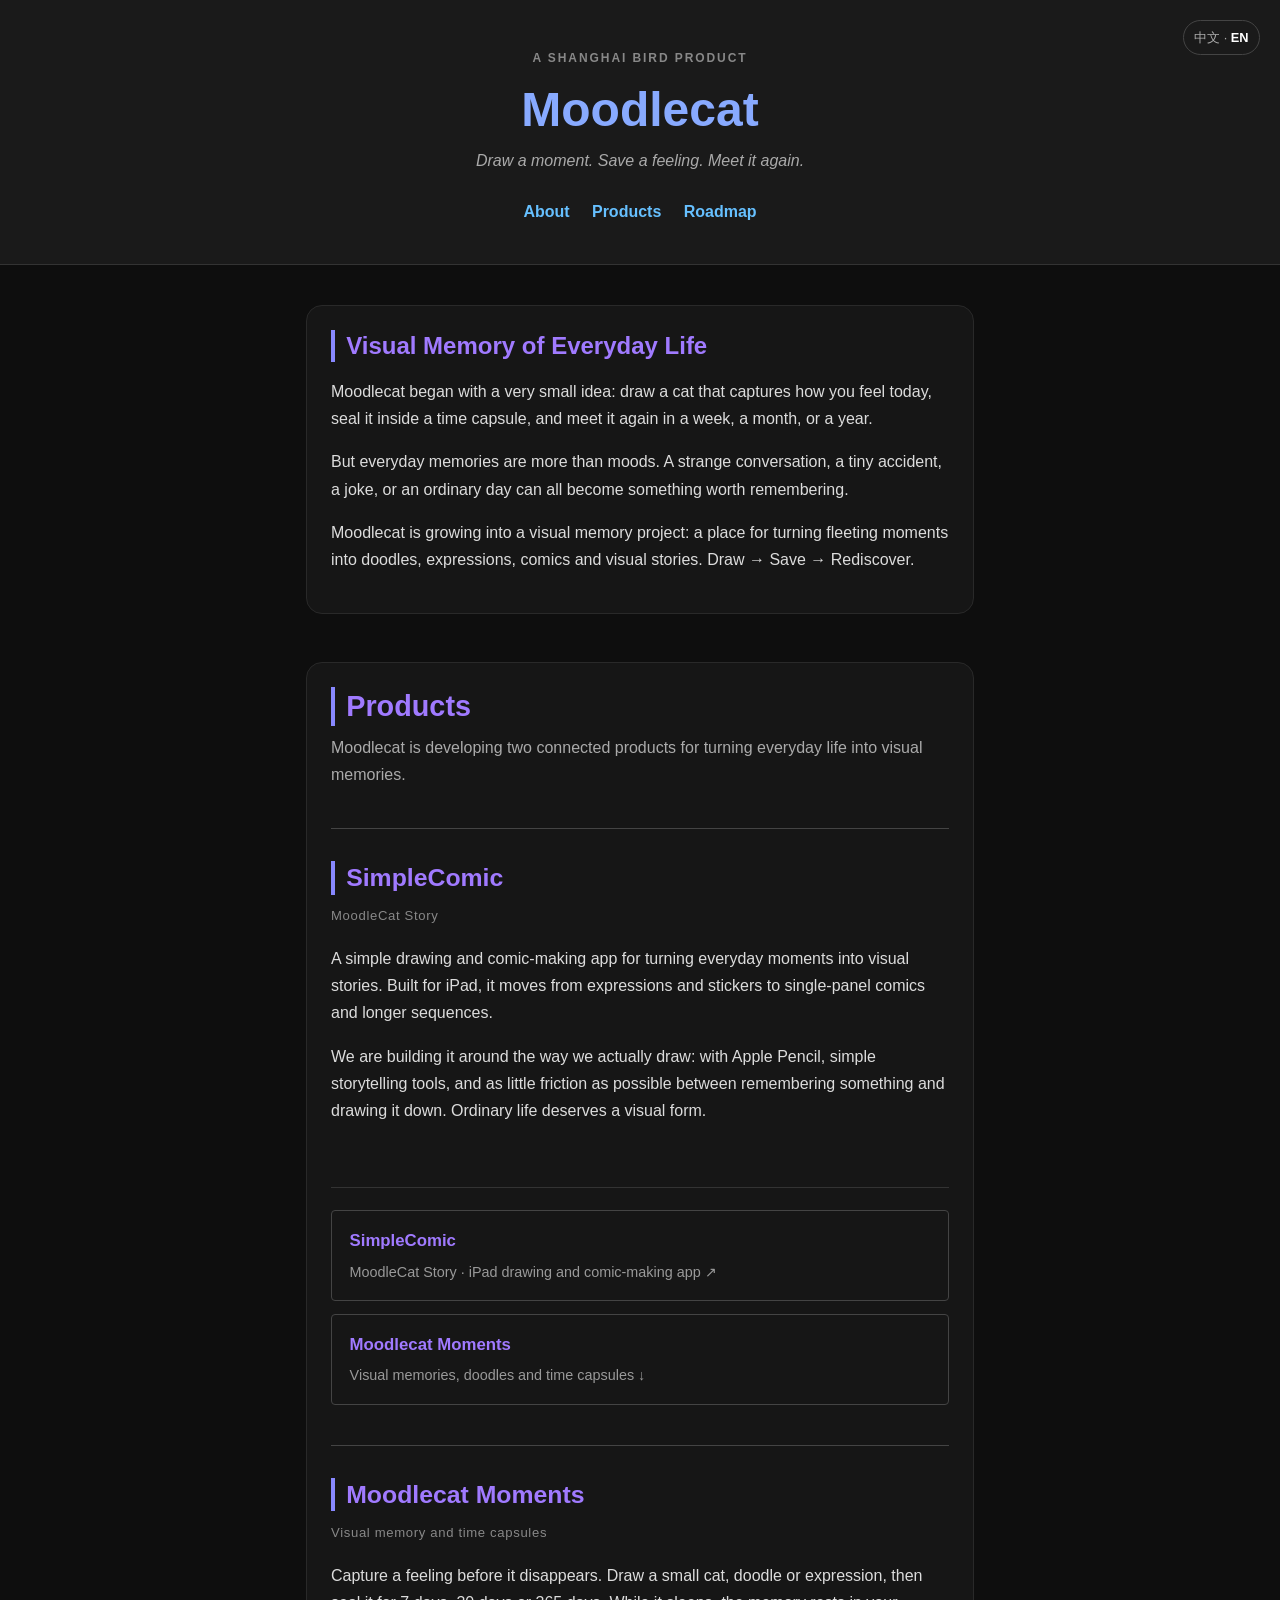
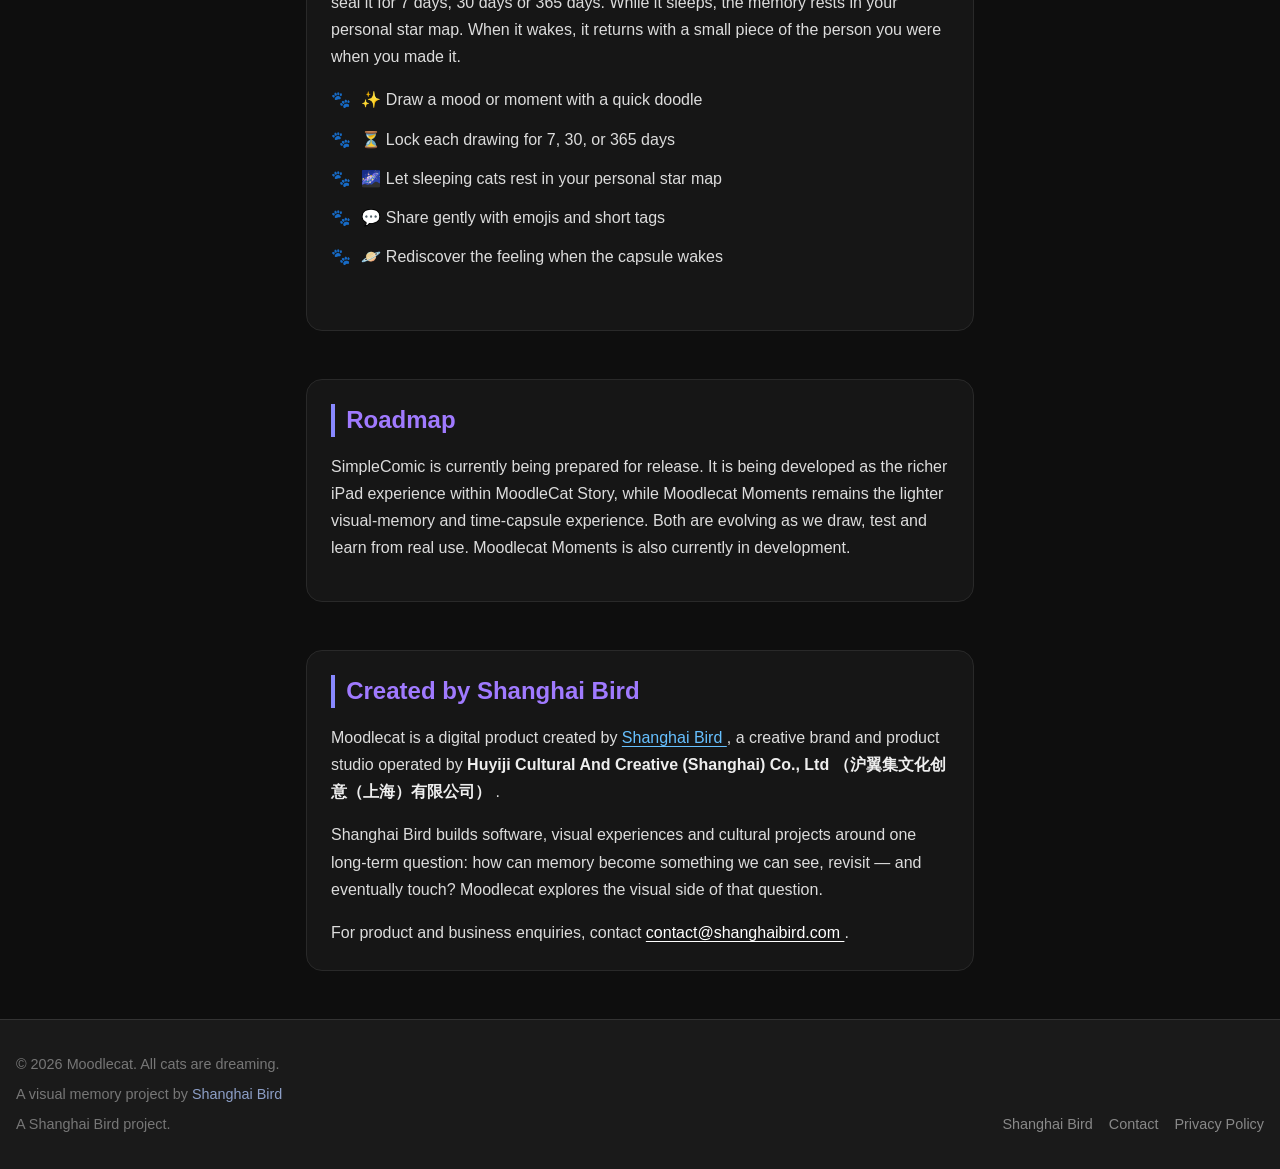
<file: index.html>
<!DOCTYPE html>
<html lang="en">
<head>
  <meta charset="UTF-8" />

  <meta
    name="viewport"
    content="width=device-width, initial-scale=1.0"
  />

  <meta name="robots" content="index, follow" />

  <title>Moodlecat · Visual Memory of Everyday Life</title>

  <meta
    name="description"
    content="Moodlecat is Shanghai Bird's visual memory project. Draw a moment, save a feeling, and meet it again."
  />

  <meta
    name="keywords"
    content="Moodlecat, cat drawing app, relaxing doodle, mood journal, time capsule, emotional diary, creative log"
  />

  <meta
    name="author"
    content="Huyiji Cultural And Creative (Shanghai) Co., Ltd（沪翼集文化创意（上海）有限公司）"
  />

  <meta
    name="publisher"
    content="Shanghai Bird"
  />

  <meta property="og:type" content="website" />
  <meta property="og:title" content="Moodlecat" />

  <meta
    property="og:description"
    content="Draw a cat. Save a feeling. Unlock it in time."
  />

  <meta
    property="og:image"
    content="https://moodlecat.com/cover.png"
  />

  <meta
    property="og:url"
    content="https://moodlecat.com/"
  />

  <meta
    property="og:site_name"
    content="Moodlecat"
  />

  <meta
    name="twitter:card"
    content="summary_large_image"
  />

  <link
    rel="canonical"
    href="https://moodlecat.com/"
  />

  <link
    rel="stylesheet"
    href="styles.css"
  />

  <script type="application/ld+json">
  {
    "@context": "https://schema.org",
    "@type": "SoftwareApplication",
    "name": "Moodlecat",
    "url": "https://moodlecat.com/",
    "description": "A gentle creative time capsule app for relaxing doodles and everyday feelings.",
    "applicationCategory": "LifestyleApplication",
    "operatingSystem": "iOS",
    "creator": {
      "@type": "Organization",
      "name": "Huyiji Cultural And Creative (Shanghai) Co., Ltd",
      "alternateName": "沪翼集文化创意（上海）有限公司",
      "url": "https://shanghaibird.com/"
    },
    "publisher": {
      "@type": "Organization",
      "name": "Shanghai Bird",
      "url": "https://shanghaibird.com/"
    }
  }
  </script>
</head>

<body class="lang-en">
  <header>
    <button
      id="lang-switch"
      class="lang-switch-btn"
      type="button"
      aria-label="Switch language"
    >
      <span class="zh-label">中文</span>
      <span aria-hidden="true"> · </span>
      <span class="en-label active">EN</span>
    </button>

    <div class="product-owner">
      <a
        href="https://shanghaibird.com/"
        target="_blank"
        rel="noopener noreferrer"
      >
        A Shanghai Bird Product
      </a>
    </div>

    <h1>Moodlecat</h1>

    <p class="tagline en">
      Draw a moment. Save a feeling. Meet it again.
    </p>

    <p class="tagline zh">
      画下此刻，保存感受，在未来重新遇见它。
    </p>

    <nav aria-label="Primary navigation">
      <a class="en" href="#about">About</a>
      <a class="zh" href="#about">关于</a>
      <a class="en" href="#products">Products</a>
      <a class="zh" href="#products">产品</a>
      <a class="en" href="#roadmap">Roadmap</a>
      <a class="zh" href="#roadmap">开发计划</a>
    </nav>
  </header>

  <main>
    <section id="about">
      <h2 class="en">Visual Memory of Everyday Life</h2>
      <h2 class="zh">日常生活的视觉记忆</h2>

      <p class="en">
        Moodlecat began with a very small idea: draw a cat that
        captures how you feel today, seal it inside a time capsule,
        and meet it again in a week, a month, or a year.
      </p>

      <p class="zh">
        Moodlecat 最初来自一个很小的想法：画一只代表今天心情的猫，
        把它封进时间胶囊，在一周、一个月或一年之后重新遇见它。
      </p>

      <p class="en">
        But everyday memories are more than moods. A strange
        conversation, a tiny accident, a joke, or an ordinary day
        can all become something worth remembering.
      </p>

      <p class="zh">
        但日常记忆并不只有情绪。它也可能是一句奇怪的对话、一个小意外、
        一个笑话，或者某个后来突然觉得值得留下来的普通日子。
      </p>

      <p class="en">
        Moodlecat is growing into a visual memory project: a place
        for turning fleeting moments into doodles, expressions,
        comics and visual stories. Draw → Save → Rediscover.
      </p>

      <p class="zh">
        Moodlecat 正在逐渐成为一个视觉记忆项目：把容易消失的瞬间转化成
        涂鸦、表情、漫画和视觉故事。画下来 → 保存 → 再次遇见。
      </p>
    </section>

    <section id="products">
      <h2 class="products-title en">Products</h2>
      <h2 class="products-title zh">产品</h2>

      <p class="products-intro en">
        Moodlecat is developing two connected products for turning
        everyday life into visual memories.
      </p>

      <p class="products-intro zh">
        Moodlecat 正在开发两个相互连接的产品，
        把日常生活转化成可以再次遇见的视觉记忆。
      </p>

      <div class="product-subsection">
      <h2 class="product-name en">SimpleComic</h2>
      <h2 class="product-name zh">SimpleComic / 简单漫画</h2>

      <p class="product-kicker">
        MoodleCat Story
      </p>

      <p class="en">
        A simple drawing and comic-making app for turning everyday
        moments into visual stories. Built for iPad, it moves from
        expressions and stickers to single-panel comics and longer
        sequences.
      </p>

      <p class="zh">
        一个把日常瞬间画成视觉故事的简单漫画创作 App。
        它主要面向 iPad，从简单表情、贴纸和单格漫画，到更完整的连续漫画，
        都可以在这里慢慢完成。
      </p>

      <p class="en">
        We are building it around the way we actually draw: with
        Apple Pencil, simple storytelling tools, and as little
        friction as possible between remembering something and
        drawing it down. Ordinary life deserves a visual form.
      </p>

      <p class="zh">
        我们按照自己真正每天画画的方式设计它：Apple Pencil、简单的故事工具，
        以及尽可能缩短“突然想起一件事”和“真正把它画下来”之间的距离。
        普通生活也值得拥有一种可以被留下来的视觉形式。
      </p>
      </div>

      <div class="product-links">
        <a class="product-link-card" href="simplecomic/index.html" target="_blank" rel="noopener noreferrer">
          <strong class="en">SimpleComic</strong>
          <strong class="zh">SimpleComic / 简单漫画</strong>
          <span class="en">MoodleCat Story · iPad drawing and comic-making app ↗</span>
          <span class="zh">MoodleCat Story · 面向 iPad 的绘画与漫画创作 App ↗</span>
        </a>

        <a class="product-link-card" href="#moments">
          <strong>Moodlecat Moments</strong>
          <span class="en">Visual memories, doodles and time capsules ↓</span>
          <span class="zh">视觉记录、涂鸦与时间胶囊 ↓</span>
        </a>
      </div>

      <div id="moments" class="product-subsection">
        <h2 class="product-name en">Moodlecat Moments</h2>
        <h2 class="product-name zh">Moodlecat Moments</h2>

        <p class="product-kicker">
          <span class="en">Visual memory and time capsules</span>
          <span class="zh">视觉记忆与时间胶囊</span>
        </p>

        <p class="en">
          Capture a feeling before it disappears. Draw a small cat,
          doodle or expression, then seal it for 7 days, 30 days or
          365 days. While it sleeps, the memory rests in your personal
          star map. When it wakes, it returns with a small piece of
          the person you were when you made it.
        </p>

        <p class="zh">
          在感受消失之前，把它画下来。画一只猫、一幅小涂鸦，或者一个代表此刻的表情，
          然后把它封存 7 天、30 天或 365 天。在时间胶囊沉睡期间，记忆会停留在你的个人星图里。
          等它醒来时，它会带回一点当时的你。
        </p>

        <ul>
          <li class="en">✨ Draw a mood or moment with a quick doodle</li>
          <li class="zh">✨ 用简单的涂鸦捕捉此刻的情绪或经历</li>
          <li class="en">⏳ Lock each drawing for 7, 30, or 365 days</li>
          <li class="zh">⏳ 把每幅画封存 7 天、30 天或 365 天</li>
          <li class="en">🌌 Let sleeping cats rest in your personal star map</li>
          <li class="zh">🌌 让睡着的猫停留在属于你的个人星图里</li>
          <li class="en">💬 Share gently with emojis and short tags</li>
          <li class="zh">💬 用 Emoji 或短标签轻轻回应</li>
          <li class="en">🪐 Rediscover the feeling when the capsule wakes</li>
          <li class="zh">🪐 等时间胶囊醒来，再次遇见当时的感受</li>
        </ul>
      </div>
    </section>

    <section id="roadmap">
      <h2 class="en">Roadmap</h2>
      <h2 class="zh">开发计划</h2>

      <p class="en">
        SimpleComic is currently being prepared for release.
        It is being developed as the richer iPad experience within
        MoodleCat Story, while Moodlecat Moments remains the lighter
        visual-memory and time-capsule experience. Both are evolving
        as we draw, test and learn from real use. Moodlecat Moments is also
        currently in development.
      </p>

      <p class="zh">
        SimpleComic 目前正在准备发布。它是 MoodleCat Story 旗下、
        主要面向 iPad 的完整绘画与漫画创作体验；Moodlecat Moments
        则继续作为更轻量的视觉记录与时间胶囊体验。两个方向都会随着真实创作、
        测试和使用反馈不断演化。Moodlecat Moments 也正在开发中。
      </p>
    </section>

    <section id="about-brand">
      <h2 class="en">Created by Shanghai Bird</h2>
      <h2 class="zh">由 Shanghai Bird 创作</h2>

      <p class="en">
        Moodlecat is a digital product created by
        <a
          href="https://shanghaibird.com/"
          target="_blank"
          rel="noopener noreferrer"
        >
          Shanghai Bird
        </a>,
        a creative brand and product studio operated by
        <strong>
          Huyiji Cultural And Creative (Shanghai) Co., Ltd
          （沪翼集文化创意（上海）有限公司）
        </strong>.
      </p>

      <p class="zh">
        Moodlecat 是 Shanghai Bird 旗下的视觉记忆项目。Shanghai Bird 围绕一个长期问题开发软件、
        视觉体验与实体产品：记忆如何变成可以被看见、重新遇见，甚至最终被触摸的东西？
        Moodlecat 探索的是其中关于视觉表达的一部分。
      </p>

      <p class="en">
        Shanghai Bird builds software, visual experiences and
        cultural projects around one long-term question: how can
        memory become something we can see, revisit — and eventually
        touch? Moodlecat explores the visual side of that question.
      </p>

      <p class="zh">
        产品或商务合作请联系
        <a href="mailto:contact@shanghaibird.com" style="color:#fff;">
          contact@shanghaibird.com
        </a>。
      </p>

      <p class="en">
        For product and business enquiries, contact
        <a href="mailto:contact@shanghaibird.com" style="color:#fff;">
          contact@shanghaibird.com
        </a>.
      </p>
    </section>

  </main>

  <footer>
    <div class="footer-brand">
      <p>
        &copy;
        <span id="year"></span>
        <span class="en">Moodlecat. All cats are dreaming.</span>
        <span class="zh">Moodlecat。所有猫咪都在做梦。</span>
      </p>

      <p>
        <span class="en">A visual memory project by</span>
        <span class="zh">视觉记忆项目，由</span>
        <a
          href="https://shanghaibird.com/"
          target="_blank"
          rel="noopener noreferrer"
        >
          Shanghai Bird
        </a>
      </p>

      <p>
        <span class="en">A Shanghai Bird project.</span>
        <span class="zh">Shanghai Bird 旗下项目。</span>
      </p>
    </div>

    <nav
      class="footer-links"
      aria-label="Footer navigation"
    >
      <a href="https://shanghaibird.com/" target="_blank" rel="noopener noreferrer">
        <span class="en">Shanghai Bird</span>
        <span class="zh">Shanghai Bird</span>
      </a>

      <a href="mailto:contact@shanghaibird.com">
        <span class="en">Contact</span>
        <span class="zh">联系</span>
      </a>

      <a href="simplecomic/privacy.html">
        <span class="en">Privacy Policy</span>
        <span class="zh">隐私政策</span>
      </a>
    </nav>
  </footer>

  <script>
    // Language toggle logic. English is the initial language.
    (function () {
      var currentLang = "en";
      var languageStorageKey = "moodlecat.language";
      var switchButton = document.getElementById("lang-switch");
      var zhElements = document.querySelectorAll(".zh");
      var enElements = document.querySelectorAll(".en");

      if (!switchButton) {
        return;
      }

      function getSavedLanguage() {
        try {
          var savedLanguage = window.localStorage.getItem(languageStorageKey);
          return savedLanguage === "zh" || savedLanguage === "en"
            ? savedLanguage
            : "en";
        } catch (error) {
          return "en";
        }
      }

      function setLanguage(lang) {
        currentLang = lang;
        try {
          window.localStorage.setItem(languageStorageKey, lang);
        } catch (error) {
          // Continue using the selected language for this page if storage is unavailable.
        }
        document.documentElement.lang = lang === "zh" ? "zh-CN" : "en";
        document.body.classList.toggle("lang-en", lang === "en");
        document.body.classList.toggle("lang-zh", lang === "zh");

        document.title = lang === "zh"
          ? "Moodlecat · 日常生活的视觉记忆"
          : "Moodlecat · Visual Memory of Everyday Life";

        zhElements.forEach(function (element) {
          element.style.display = lang === "zh" ? "" : "none";
        });

        enElements.forEach(function (element) {
          element.style.display = lang === "en" ? "" : "none";
        });

        switchButton.querySelector(".zh-label").classList.toggle("active", lang === "zh");
        switchButton.querySelector(".en-label").classList.toggle("active", lang === "en");
      }

      setLanguage(getSavedLanguage());
      switchButton.addEventListener("click", function () {
        setLanguage(currentLang === "en" ? "zh" : "en");
      });
    })();

    // Set current year in footer
    (function () {
      var yearElement = document.getElementById("year");

      if (!yearElement) {
        return;
      }

      yearElement.textContent = String(
        new Date().getFullYear()
      );
    })();
  </script>
</body>
</html>
</file>
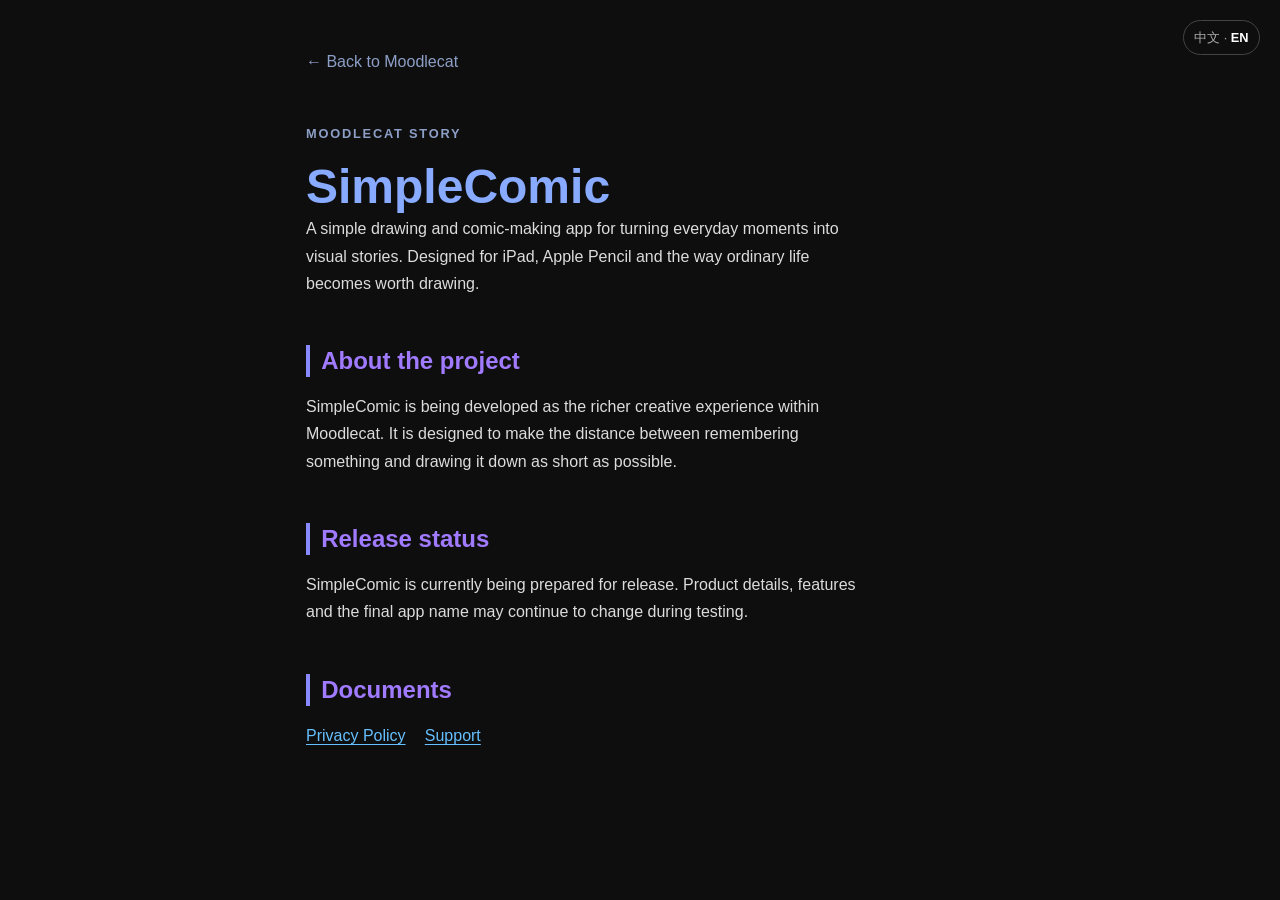
<file: simplecomic/index.html>
<!DOCTYPE html>
<html lang="en">
<head>
  <meta charset="UTF-8" />
  <meta name="viewport" content="width=device-width, initial-scale=1.0" />
  <title>SimpleComic · Moodlecat</title>
  <meta
    name="description"
    content="SimpleComic is a simple iPad drawing and comic-making app from Moodlecat."
  />
  <link rel="stylesheet" href="../styles.css" />
  <style>
    body {
      min-height: 100vh;
    }

    .simplecomic-page {
      width: min(700px, 100%);
      margin: 0 auto;
      padding: 3rem 1rem 4rem;
    }

    .simplecomic-lang {
      position: fixed;
      top: 1.25rem;
      right: 1.25rem;
    }

    .simplecomic-back {
      display: inline-block;
      margin-bottom: 3rem;
      color: #8d9fc7;
      text-decoration: none;
    }

    .simplecomic-back:hover {
      color: #c5d2ef;
      text-decoration: underline;
    }

    .simplecomic-label {
      margin-bottom: 0.8rem;
      color: #8d9fc7;
      font-size: 0.8rem;
      font-weight: 600;
      letter-spacing: 0.14em;
      text-transform: uppercase;
    }

    .simplecomic-page h1 {
      color: #88aaff;
    }

    .simplecomic-page h2 {
      margin-top: 3rem;
    }

    .simplecomic-page p {
      max-width: 62ch;
    }

    .simplecomic-links {
      display: flex;
      flex-wrap: wrap;
      gap: 0.8rem 1.2rem;
    }

    .simplecomic-links a {
      color: #66c0ff;
    }
  </style>
</head>
<body class="lang-en">
  <button id="lang-switch" class="lang-switch-btn simplecomic-lang" type="button" aria-label="Switch language">
    <span class="zh-label">中文</span>
    <span aria-hidden="true"> · </span>
    <span class="en-label active">EN</span>
  </button>
  <main class="simplecomic-page">
    <a class="simplecomic-back" href="../index.html">
      <span class="en">← Back to Moodlecat</span>
      <span class="zh">← 返回 Moodlecat</span>
    </a>

    <p class="simplecomic-label">MoodleCat Story</p>
    <h1>SimpleComic</h1>
    <p class="en">
      A simple drawing and comic-making app for turning everyday moments
      into visual stories. Designed for iPad, Apple Pencil and the way
      ordinary life becomes worth drawing.
    </p>
    <p class="zh">
      一个把日常瞬间画成视觉故事的简单漫画创作 App。
      它主要面向 iPad 和 Apple Pencil，让那些值得留下的普通生活被画下来。
    </p>

    <h2 class="en">About the project</h2>
    <h2 class="zh">关于项目</h2>
    <p class="en">
      SimpleComic is being developed as the richer creative experience
      within Moodlecat. It is designed to make the distance between
      remembering something and drawing it down as short as possible.
    </p>
    <p class="zh">
      SimpleComic 是 Moodlecat 旗下更完整的创作体验。
      它希望尽可能缩短“想起一件事”和“把它画下来”之间的距离。
    </p>

    <h2 class="en">Release status</h2>
    <h2 class="zh">发布状态</h2>
    <p class="en">
      SimpleComic is currently being prepared for release. Product details,
      features and the final app name may continue to change during testing.
    </p>
    <p class="zh">
      SimpleComic 目前正在准备发布。产品细节、功能和最终名称，
      都可能在测试过程中继续调整。
    </p>

    <h2 class="en">Documents</h2>
    <h2 class="zh">相关文档</h2>
    <div class="simplecomic-links">
      <a href="privacy.html">
        <span class="en">Privacy Policy</span>
        <span class="zh">隐私政策</span>
      </a>
      <a href="support.html">
        <span class="en">Support</span>
        <span class="zh">支持页面</span>
      </a>
    </div>
  </main>
  <script>
    (function () {
      var currentLang = "en";
      var languageStorageKey = "moodlecat.language";
      var button = document.getElementById("lang-switch");
      var zh = document.querySelectorAll(".zh");
      var en = document.querySelectorAll(".en");

      function getSavedLanguage() {
        try {
          var savedLanguage = window.localStorage.getItem(languageStorageKey);
          return savedLanguage === "zh" || savedLanguage === "en"
            ? savedLanguage
            : "en";
        } catch (error) {
          return "en";
        }
      }

      function setLanguage(lang) {
        currentLang = lang;
        try {
          window.localStorage.setItem(languageStorageKey, lang);
        } catch (error) {
          // Continue using the selected language for this page if storage is unavailable.
        }
        document.documentElement.lang = lang === "zh" ? "zh-CN" : "en";
        document.body.classList.toggle("lang-en", lang === "en");
        document.body.classList.toggle("lang-zh", lang === "zh");
        zh.forEach(function (element) {
          element.style.display = lang === "zh" ? "" : "none";
        });
        en.forEach(function (element) {
          element.style.display = lang === "en" ? "" : "none";
        });
        button.querySelector(".zh-label").classList.toggle("active", lang === "zh");
        button.querySelector(".en-label").classList.toggle("active", lang === "en");
      }

      setLanguage(getSavedLanguage());
      button.addEventListener("click", function () {
        setLanguage(currentLang === "en" ? "zh" : "en");
      });
    })();
  </script>
</body>
</html>
</file>
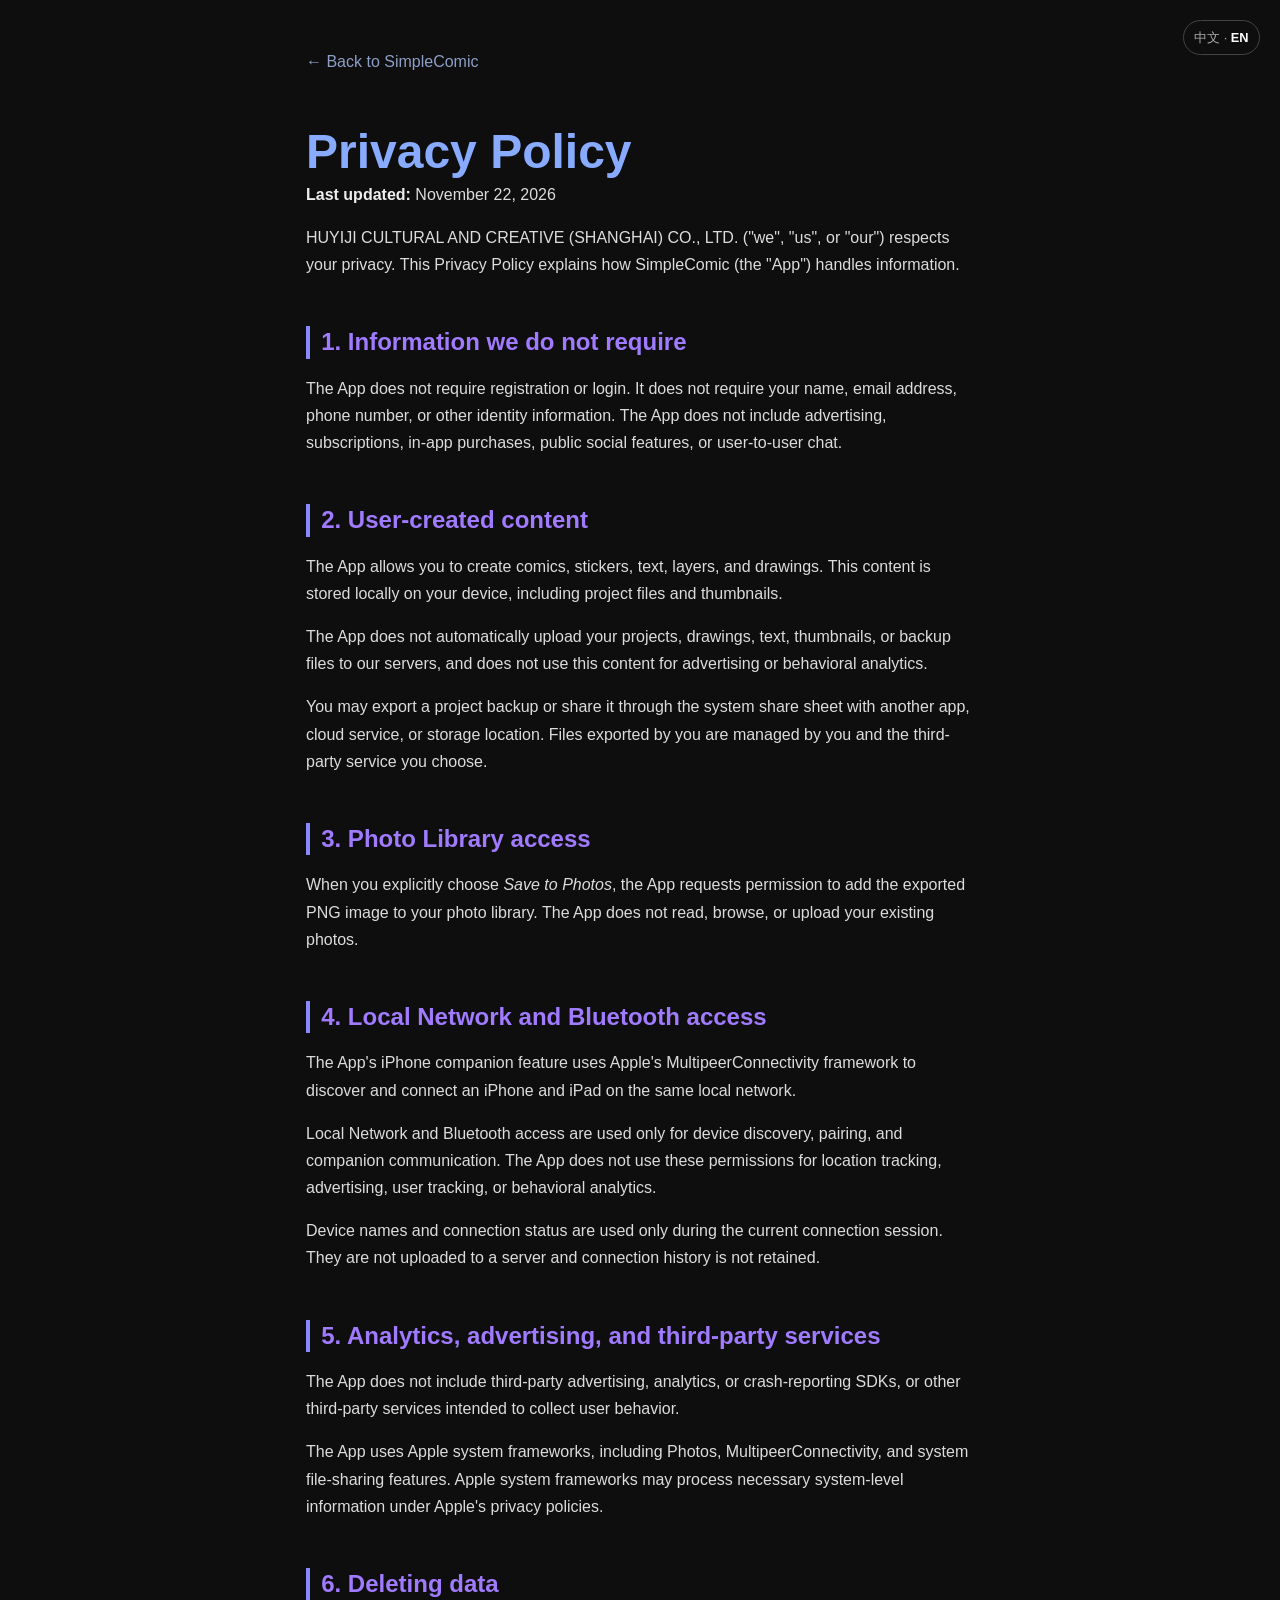
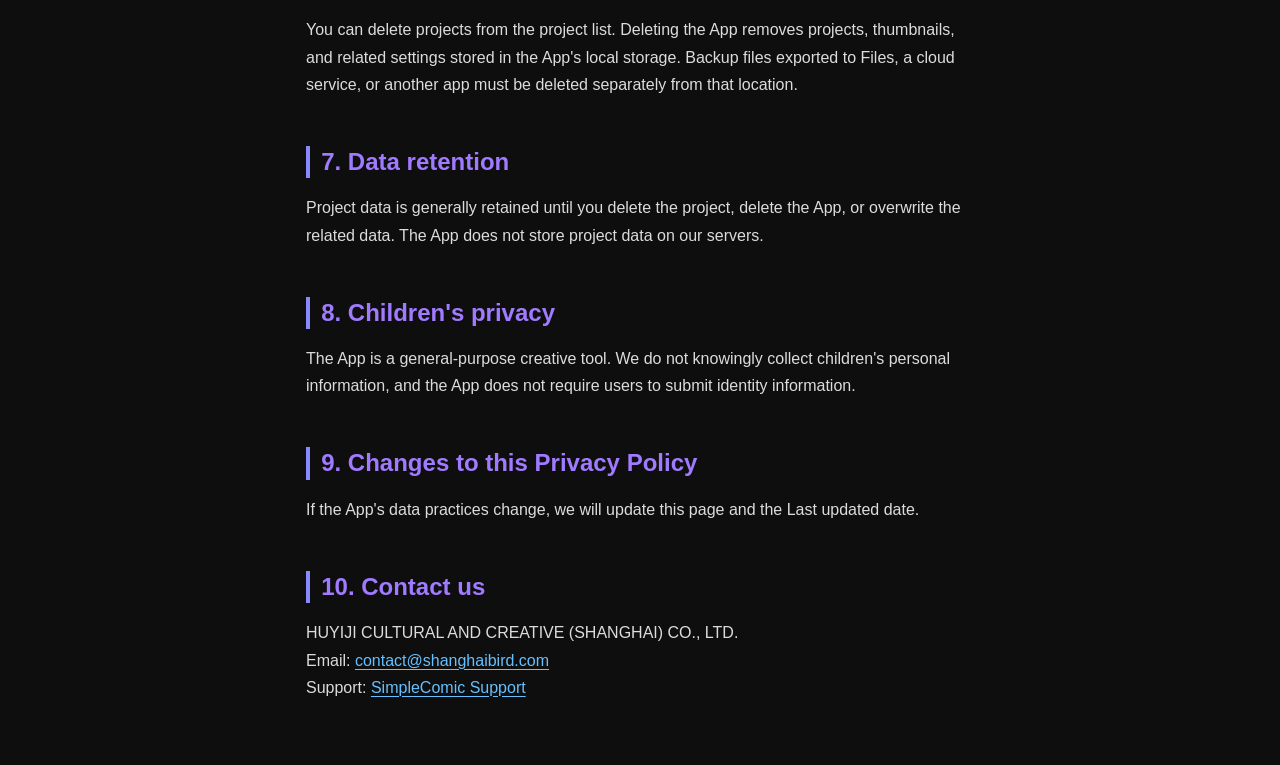
<file: simplecomic/privacy.html>
<!DOCTYPE html>
<html lang="en">
<head>
  <meta charset="UTF-8" />
  <meta name="viewport" content="width=device-width, initial-scale=1.0" />
  <title>Privacy Policy · SimpleComic</title>
  <link rel="stylesheet" href="../styles.css" />
</head>
<body class="lang-en">
  <button id="lang-switch" class="lang-switch-btn simplecomic-lang" type="button" aria-label="Switch language"><span class="zh-label">中文</span><span aria-hidden="true"> · </span><span class="en-label active">EN</span></button>
  <main class="simplecomic-page">
    <a class="simplecomic-back" href="./index.html"><span class="en">← Back to SimpleComic</span><span class="zh">← 返回 SimpleComic</span></a>
    <article class="en">
      <h1>Privacy Policy</h1>
      <p><strong>Last updated:</strong> November 22, 2026</p>
      <p>HUYIJI CULTURAL AND CREATIVE (SHANGHAI) CO., LTD. ("we", "us", or "our") respects your privacy. This Privacy Policy explains how SimpleComic (the "App") handles information.</p>
      <h2>1. Information we do not require</h2>
      <p>The App does not require registration or login. It does not require your name, email address, phone number, or other identity information. The App does not include advertising, subscriptions, in-app purchases, public social features, or user-to-user chat.</p>
      <h2>2. User-created content</h2>
      <p>The App allows you to create comics, stickers, text, layers, and drawings. This content is stored locally on your device, including project files and thumbnails.</p>
      <p>The App does not automatically upload your projects, drawings, text, thumbnails, or backup files to our servers, and does not use this content for advertising or behavioral analytics.</p>
      <p>You may export a project backup or share it through the system share sheet with another app, cloud service, or storage location. Files exported by you are managed by you and the third-party service you choose.</p>
      <h2>3. Photo Library access</h2>
      <p>When you explicitly choose <em>Save to Photos</em>, the App requests permission to add the exported PNG image to your photo library. The App does not read, browse, or upload your existing photos.</p>
      <h2>4. Local Network and Bluetooth access</h2>
      <p>The App's iPhone companion feature uses Apple's MultipeerConnectivity framework to discover and connect an iPhone and iPad on the same local network.</p>
      <p>Local Network and Bluetooth access are used only for device discovery, pairing, and companion communication. The App does not use these permissions for location tracking, advertising, user tracking, or behavioral analytics.</p>
      <p>Device names and connection status are used only during the current connection session. They are not uploaded to a server and connection history is not retained.</p>
      <h2>5. Analytics, advertising, and third-party services</h2>
      <p>The App does not include third-party advertising, analytics, or crash-reporting SDKs, or other third-party services intended to collect user behavior.</p>
      <p>The App uses Apple system frameworks, including Photos, MultipeerConnectivity, and system file-sharing features. Apple system frameworks may process necessary system-level information under Apple's privacy policies.</p>
      <h2>6. Deleting data</h2>
      <p>You can delete projects from the project list. Deleting the App removes projects, thumbnails, and related settings stored in the App's local storage. Backup files exported to Files, a cloud service, or another app must be deleted separately from that location.</p>
      <h2>7. Data retention</h2>
      <p>Project data is generally retained until you delete the project, delete the App, or overwrite the related data. The App does not store project data on our servers.</p>
      <h2>8. Children's privacy</h2>
      <p>The App is a general-purpose creative tool. We do not knowingly collect children's personal information, and the App does not require users to submit identity information.</p>
      <h2>9. Changes to this Privacy Policy</h2>
      <p>If the App's data practices change, we will update this page and the Last updated date.</p>
      <h2>10. Contact us</h2>
      <p>HUYIJI CULTURAL AND CREATIVE (SHANGHAI) CO., LTD.<br />Email: <a href="mailto:contact@shanghaibird.com">contact@shanghaibird.com</a><br />Support: <a href="./support.html">SimpleComic Support</a></p>
    </article>
    <article class="zh">
      <h1>隐私政策</h1>
      <p><strong>最后更新：</strong>2026年11月22日</p>
      <p>HUYIJI CULTURAL AND CREATIVE (SHANGHAI) CO., LTD.（以下简称“我们”）尊重并保护用户的隐私。本隐私政策说明 SimpleComic 简单漫画（以下简称“本 App”）如何处理信息。</p>
      <h2>一、我们不要求的用户信息</h2>
      <p>本 App 不要求用户注册或登录，也不要求提供姓名、电子邮箱、电话号码或其他身份信息。本 App 不包含广告、订阅、应用内购买、公开社交功能或用户之间的聊天功能。</p>
      <h2>二、用户创建的内容</h2>
      <p>本 App 允许用户创建漫画、贴纸、文字、图层和绘画内容。这些内容默认保存在用户设备上的本地 App 存储中，包括项目文件和项目缩略图。</p>
      <p>本 App 不会自动将用户的项目、绘画内容、文字、缩略图或备份文件上传到我们的服务器，也不会将这些内容用于广告或用户行为分析。</p>
      <p>用户可以主动导出项目备份，或通过系统分享功能将文件发送到用户选择的其他 App、云盘或存储位置。导出后的文件由用户和所选择的第三方服务分别负责管理。</p>
      <h2>三、照片图库权限</h2>
      <p>当用户主动选择“保存到照片”时，本 App 会请求仅用于添加照片的系统权限，并将导出的 PNG 图片写入照片图库。本 App 不读取、浏览或上传用户已有的照片。</p>
      <h2>四、本地网络和 Bluetooth 权限</h2>
      <p>本 App 的 iPhone companion 功能使用 Apple 提供的 MultipeerConnectivity 框架，用于发现并连接同一局域网内的 iPhone 和 iPad。</p>
      <p>本地网络和 Bluetooth 权限仅用于设备发现、配对和 companion 通信。本 App 不使用这些权限进行定位、广告投放、用户追踪或行为分析。</p>
      <p>设备名称或连接状态只在连接过程和当前会话中用于显示和配对，不会被上传到服务器，也不会保存连接历史。</p>
      <h2>五、分析、广告和第三方服务</h2>
      <p>本 App 不包含第三方广告 SDK、分析 SDK、崩溃统计 SDK 或其他用于收集用户行为的第三方服务。本 App 使用 Apple 提供的系统框架，包括 Photos、MultipeerConnectivity 和系统文件分享功能。</p>
      <h2>六、数据删除</h2>
      <p>用户可以在作品列表页删除项目。删除本 App 会删除保存在本 App 本地存储中的项目、缩略图和相关设置。用户主动导出到“文件”、云盘或其他 App 的备份文件，需要在相应位置单独删除。</p>
      <h2>七、数据保存期限</h2>
      <p>本 App 的项目数据通常会保留到用户删除项目、删除本 App，或使用新的内容覆盖相关数据为止。本 App 不在服务器上保存用户项目数据。</p>
      <h2>八、儿童隐私</h2>
      <p>本 App 是一款通用的创作工具，不主动收集儿童的个人信息，也不要求用户提交个人身份信息。</p>
      <h2>九、隐私政策变更</h2>
      <p>如果本 App 的数据处理方式发生变化，我们会更新本页面的内容和“最后更新日期”。</p>
      <h2>十、联系我们</h2>
      <p>HUYIJI CULTURAL AND CREATIVE (SHANGHAI) CO., LTD.<br />邮箱：<a href="mailto:contact@shanghaibird.com">contact@shanghaibird.com</a><br />支持页面：<a href="./support.html">SimpleComic 支持</a></p>
    </article>
  </main>
  <script>
    (function () {
      var currentLang = "en";
      var languageStorageKey = "moodlecat.language";
      var button = document.getElementById("lang-switch");
      var zh = document.querySelectorAll(".zh");
      var en = document.querySelectorAll(".en");
      function getSavedLanguage() {
        try {
          var savedLanguage = window.localStorage.getItem(languageStorageKey);
          return savedLanguage === "zh" || savedLanguage === "en" ? savedLanguage : "en";
        } catch (error) {
          return "en";
        }
      }
      function setLanguage(lang) {
        currentLang = lang;
        try { window.localStorage.setItem(languageStorageKey, lang); } catch (error) {}
        document.documentElement.lang = lang === "zh" ? "zh-CN" : "en";
        document.body.classList.toggle("lang-en", lang === "en");
        document.body.classList.toggle("lang-zh", lang === "zh");
        zh.forEach(function (element) { element.style.display = lang === "zh" ? "" : "none"; });
        en.forEach(function (element) { element.style.display = lang === "en" ? "" : "none"; });
        button.querySelector(".zh-label").classList.toggle("active", lang === "zh");
        button.querySelector(".en-label").classList.toggle("active", lang === "en");
      }
      setLanguage(getSavedLanguage());
      button.addEventListener("click", function () { setLanguage(currentLang === "en" ? "zh" : "en"); });
    })();
  </script>
</body>
</html>
</file>
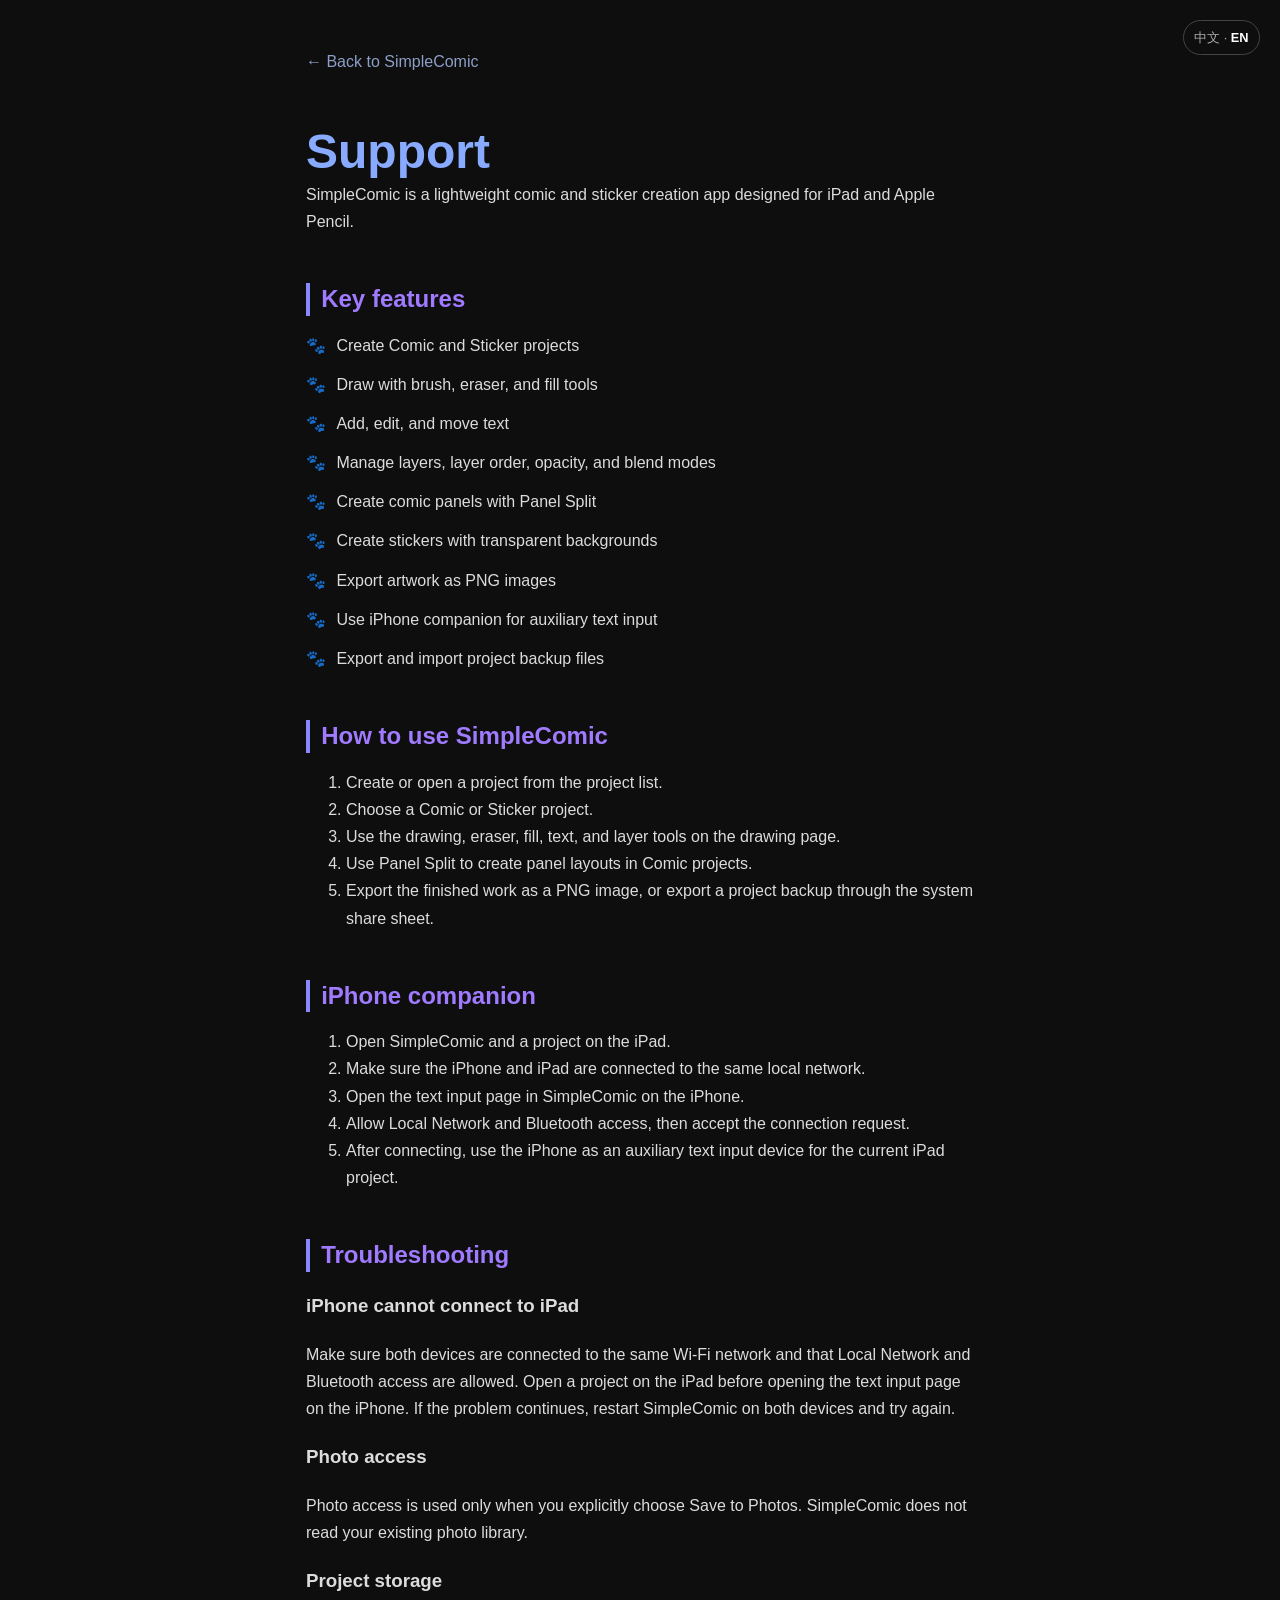
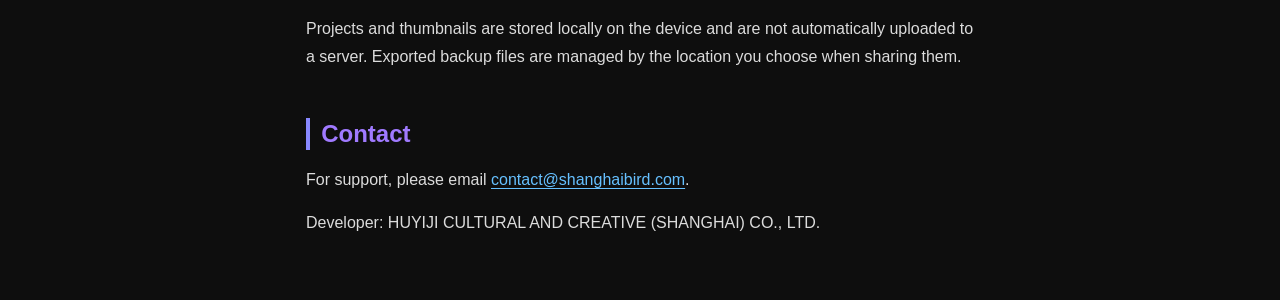
<file: simplecomic/support.html>
<!DOCTYPE html>
<html lang="en">
<head>
  <meta charset="UTF-8" />
  <meta name="viewport" content="width=device-width, initial-scale=1.0" />
  <title>Support · SimpleComic</title>
  <link rel="stylesheet" href="../styles.css" />
</head>
<body class="lang-en">
  <button id="lang-switch" class="lang-switch-btn simplecomic-lang" type="button" aria-label="Switch language"><span class="zh-label">中文</span><span aria-hidden="true"> · </span><span class="en-label active">EN</span></button>
  <main class="simplecomic-page">
    <a class="simplecomic-back" href="./index.html"><span class="en">← Back to SimpleComic</span><span class="zh">← 返回 SimpleComic</span></a>
    <article class="en">
      <h1>Support</h1>
      <p>SimpleComic is a lightweight comic and sticker creation app designed for iPad and Apple Pencil.</p>
      <h2>Key features</h2>
      <ul><li>Create Comic and Sticker projects</li><li>Draw with brush, eraser, and fill tools</li><li>Add, edit, and move text</li><li>Manage layers, layer order, opacity, and blend modes</li><li>Create comic panels with Panel Split</li><li>Create stickers with transparent backgrounds</li><li>Export artwork as PNG images</li><li>Use iPhone companion for auxiliary text input</li><li>Export and import project backup files</li></ul>
      <h2>How to use SimpleComic</h2>
      <ol><li>Create or open a project from the project list.</li><li>Choose a Comic or Sticker project.</li><li>Use the drawing, eraser, fill, text, and layer tools on the drawing page.</li><li>Use Panel Split to create panel layouts in Comic projects.</li><li>Export the finished work as a PNG image, or export a project backup through the system share sheet.</li></ol>
      <h2>iPhone companion</h2>
      <ol><li>Open SimpleComic and a project on the iPad.</li><li>Make sure the iPhone and iPad are connected to the same local network.</li><li>Open the text input page in SimpleComic on the iPhone.</li><li>Allow Local Network and Bluetooth access, then accept the connection request.</li><li>After connecting, use the iPhone as an auxiliary text input device for the current iPad project.</li></ol>
      <h2>Troubleshooting</h2>
      <h3>iPhone cannot connect to iPad</h3>
      <p>Make sure both devices are connected to the same Wi-Fi network and that Local Network and Bluetooth access are allowed. Open a project on the iPad before opening the text input page on the iPhone. If the problem continues, restart SimpleComic on both devices and try again.</p>
      <h3>Photo access</h3>
      <p>Photo access is used only when you explicitly choose Save to Photos. SimpleComic does not read your existing photo library.</p>
      <h3>Project storage</h3>
      <p>Projects and thumbnails are stored locally on the device and are not automatically uploaded to a server. Exported backup files are managed by the location you choose when sharing them.</p>
      <h2>Contact</h2>
      <p>For support, please email <a href="mailto:contact@shanghaibird.com">contact@shanghaibird.com</a>.</p>
      <p>Developer: HUYIJI CULTURAL AND CREATIVE (SHANGHAI) CO., LTD.</p>
    </article>
    <article class="zh">
      <h1>支持</h1>
      <p>SimpleComic 简单漫画是一款面向 iPad 和 Apple Pencil 的轻量漫画与贴纸创作工具。</p>
      <h2>主要功能</h2>
      <ul><li>创建 Comic 和 Sticker 项目</li><li>使用画笔、橡皮擦和填充工具绘画</li><li>添加、编辑和移动文字</li><li>管理图层、图层顺序、透明度和混合模式</li><li>使用 Panel Split 创建漫画分格</li><li>创建透明背景贴纸</li><li>导出 PNG 图片</li><li>使用 iPhone companion 辅助输入文字</li><li>导出和导入项目备份文件</li></ul>
      <h2>基本使用方法</h2>
      <ol><li>在作品列表页新建或打开一个项目。</li><li>选择 Comic 或 Sticker 项目类型。</li><li>在绘制页使用画笔、橡皮擦、填充、文字和图层工具。</li><li>Comic 项目可以使用 Panel Split 创建分格布局。</li><li>完成作品后，可以导出 PNG，或通过系统分享功能导出项目备份。</li></ol>
      <h2>iPhone companion 使用方法</h2>
      <ol><li>在 iPad 上打开 SimpleComic，并打开一个项目。</li><li>确认 iPhone 和 iPad 连接到同一个局域网。</li><li>在 iPhone 上打开 SimpleComic 的文字输入页面。</li><li>允许本地网络和 Bluetooth 权限，并接受连接请求。</li><li>连接成功后，可以使用 iPhone 辅助输入文字到 iPad 当前项目。</li></ol>
      <h2>常见问题</h2>
      <h3>为什么 iPhone 无法连接 iPad？</h3>
      <p>请确认两台设备连接到同一个 Wi-Fi 网络，并允许 SimpleComic 使用本地网络和 Bluetooth。请先在 iPad 上打开项目，再在 iPhone 上打开文字输入页面。如果仍然无法连接，请关闭并重新打开两台设备上的 SimpleComic 后重试。</p>
      <h3>为什么需要照片权限？</h3>
      <p>照片权限仅用于在用户主动选择“保存到照片”时写入导出的 PNG。SimpleComic 不读取用户已有的照片。</p>
      <h3>项目文件保存在哪里？</h3>
      <p>项目和缩略图默认保存在当前设备上的 SimpleComic 本地存储中，不会自动上传到服务器。导出的备份文件由用户选择的保存位置负责管理。</p>
      <h2>联系我们</h2>
      <p>如有问题，请发送邮件至 <a href="mailto:contact@shanghaibird.com">contact@shanghaibird.com</a>。</p>
      <p>开发者：HUYIJI CULTURAL AND CREATIVE (SHANGHAI) CO., LTD.</p>
    </article>
  </main>
  <script>
    (function () {
      var currentLang = "en";
      var languageStorageKey = "moodlecat.language";
      var button = document.getElementById("lang-switch");
      var zh = document.querySelectorAll(".zh");
      var en = document.querySelectorAll(".en");
      function getSavedLanguage() {
        try {
          var savedLanguage = window.localStorage.getItem(languageStorageKey);
          return savedLanguage === "zh" || savedLanguage === "en" ? savedLanguage : "en";
        } catch (error) {
          return "en";
        }
      }
      function setLanguage(lang) {
        currentLang = lang;
        try { window.localStorage.setItem(languageStorageKey, lang); } catch (error) {}
        document.documentElement.lang = lang === "zh" ? "zh-CN" : "en";
        document.body.classList.toggle("lang-en", lang === "en");
        document.body.classList.toggle("lang-zh", lang === "zh");
        zh.forEach(function (element) { element.style.display = lang === "zh" ? "" : "none"; });
        en.forEach(function (element) { element.style.display = lang === "en" ? "" : "none"; });
        button.querySelector(".zh-label").classList.toggle("active", lang === "zh");
        button.querySelector(".en-label").classList.toggle("active", lang === "en");
      }
      setLanguage(getSavedLanguage());
      button.addEventListener("click", function () { setLanguage(currentLang === "en" ? "zh" : "en"); });
    })();
  </script>
</body>
</html>
</file>
<file: styles.css>
/* Global */
* {
  box-sizing: border-box;
}

html {
  scroll-behavior: smooth;
}

body {
  margin: 0;

  font-family:
    "Inter",
    "Helvetica Neue",
    Arial,
    sans-serif;

  background: #0e0e0e;
  color: #dcdcdc;

  line-height: 1.7;
}

a {
  color: #66c0ff;
  text-underline-offset: 3px;
  text-decoration-thickness: 1px;
}

a:hover {
  color: #9dd8ff;
}

button,
a {
  -webkit-tap-highlight-color: transparent;
}

/* Header */
header {
  position: relative;
  padding: 3rem 1rem 2.4rem;

  text-align: center;

  background: #1a1a1a;
  border-bottom: 1px solid #333;
}

.lang-switch-btn {
  position: absolute;
  top: 1.25rem;
  right: 1.25rem;

  padding: 0.35rem 0.65rem;

  color: #aaa;
  background: transparent;
  border: 1px solid #444;
  border-radius: 999px;

  font: inherit;
  font-size: 0.8rem;
  cursor: pointer;
}

.lang-switch-btn:hover {
  color: #fff;
  border-color: #777;
}

.lang-switch-btn .active {
  color: #fff;
  font-weight: 700;
}

.lang-en .zh {
  display: none;
}

.lang-zh .en {
  display: none;
}

.product-owner {
  margin-bottom: 0.8rem;

  font-size: 0.75rem;
  font-weight: 600;
  letter-spacing: 0.16em;

  text-transform: uppercase;
}

.product-owner a {
  color: #888;
  text-decoration: none;
}

.product-owner a:hover {
  color: #b7b7b7;
}

.product-kicker {
  margin-top: -0.45rem;
  margin-bottom: 1rem;

  color: #888;
  font-size: 0.82rem;
  letter-spacing: 0.05em;
}

.simplecomic-page {
  width: min(700px, 100%);
  min-height: 100vh;
  margin: 0 auto;
  padding: 3rem 1rem 4rem;
}

.simplecomic-lang {
  position: fixed;
  top: 1.25rem;
  right: 1.25rem;
}

.simplecomic-back {
  display: inline-block;
  margin-bottom: 3rem;
  color: #8d9fc7;
  text-decoration: none;
}

.simplecomic-back:hover {
  color: #c5d2ef;
  text-decoration: underline;
}

.simplecomic-page h1 {
  color: #88aaff;
}

.simplecomic-page h2 {
  margin-top: 3rem;
}

h1 {
  margin: 0;

  font-size: 3rem;
  line-height: 1.2;

  color: #88aaff;
}

.tagline {
  margin-top: 0.5rem;
  margin-bottom: 1.5rem;

  font-style: italic;
  color: #aaa;
}

/* Navigation */
header nav {
  display: flex;
  justify-content: center;
  flex-wrap: wrap;
  align-items: center;
  gap: 0.75rem 1.4rem;
}

nav a {
  color: #66c0ff;

  font-weight: 600;
  text-decoration: none;
}

nav a:hover {
  text-decoration: underline;
}

.product-links {
  display: grid;
  gap: 0.8rem;
  margin-top: 1.4rem;
}

.product-link-card {
  display: grid;
  gap: 0.25rem;
  padding: 1rem 1.1rem;

  color: #dcdcdc;
  background: transparent;
  border: 1px solid #444;
  border-radius: 0.25rem;
  text-decoration: none;
}

.product-link-card:hover {
  background: #1c1c1c;
  border-color: #777;
  text-decoration: none;
}

.product-link-card strong {
  color: #a07aff;
  font-size: 1.05rem;
}

.product-link-card span {
  color: #999;
  font-size: 0.9rem;
}

.product-subsection {
  margin-top: 2.5rem;
  padding-top: 2rem;
  padding-bottom: 1.5rem;

  border-top: 1px solid #444;
}

.products-title {
  margin-bottom: 0.5rem;
  font-size: 1.8rem;
}

.products-intro {
  color: #aaa;
}

.product-name {
  font-size: 1.55rem;
}

.product-subsection .product-kicker {
  margin-top: -0.35rem;
  margin-bottom: 1.1rem;
}

.product-subsection + .product-links {
  margin-top: 1.4rem;
  padding-top: 1.4rem;
  border-top: 1px solid #333;
}

/* Main content */
main {
  width: 100%;
  max-width: 700px;

  margin: 0 auto;
  padding: 2.5rem 1rem 3rem;
}

section {
  margin-bottom: 3rem;
}

section:last-child {
  margin-bottom: 0;
}

h2 {
  margin-top: 0;
  margin-bottom: 1rem;
  padding-left: 0.7rem;

  font-size: 1.5rem;
  line-height: 1.35;

  color: #a07aff;
  border-left: 4px solid #8888ff;
}

p {
  margin-top: 0;
  margin-bottom: 1rem;
}

p:last-child {
  margin-bottom: 0;
}

strong {
  color: #eeeeee;
  font-weight: 600;
}

/* Feature list */
ul {
  margin: 0;
  padding-left: 0;

  list-style: none;
}

ul li {
  position: relative;

  margin-bottom: 0.75rem;
  padding-left: 1.9rem;
}

ul li:last-child {
  margin-bottom: 0;
}

ul li::before {
  content: "🐾";

  position: absolute;
  left: 0;
  top: 0;
}

/* Section cards */
#about,
#products,
#studio,
#roadmap,
#about-brand {
  padding: 1.5rem;

  background: #161616;
  border: 1px solid #292929;
  border-radius: 16px;
}

#products {
  background: #161616;
}

#studio strong {
  color: #f0f0f0;
}

/* Coming soon section */
#roadmap {
  text-align: left;
}

#roadmap h2 {
  display: inline-block;
}

/* Footer */
footer {
  padding: 2rem 1rem;

  display: flex;
  justify-content: space-between;
  align-items: flex-end;
  flex-wrap: wrap;
  gap: 1.5rem;

  background: #1a1a1a;
  color: #777;

  font-size: 0.9rem;

  border-top: 1px solid #333;
}

.footer-brand {
  max-width: 700px;

  text-align: left;
}

.footer-brand p {
  margin: 0;
}

.footer-brand p + p {
  margin-top: 0.35rem;
}

.footer-brand a {
  color: #8d9fc7;
  text-decoration: none;
}

.footer-brand a:hover {
  color: #b6c7ef;
  text-decoration: underline;
}

.footer-links {
  display: flex;
  justify-content: flex-end;
  flex-wrap: wrap;
  gap: 0.75rem 1rem;

  text-align: right;
}

.footer-links a {
  color: #888;
  font-weight: 500;
  white-space: nowrap;

  text-decoration: none;
}

.footer-links a:hover {
  color: #bbb;
  text-decoration: underline;
}

/* Selection */
::selection {
  color: #ffffff;
  background: rgba(136, 136, 255, 0.55);
}

/* Accessibility */
a:focus-visible {
  outline: 2px solid #88aaff;
  outline-offset: 4px;
  border-radius: 3px;
}

/* Tablet and mobile */
@media (max-width: 720px) {
  header {
    padding: 2.5rem 1rem 2rem;
  }

  h1 {
    font-size: 2.5rem;
  }

  main {
    padding-top: 2rem;
  }

  footer {
    align-items: flex-start;
    flex-direction: column;
  }

  .footer-links {
    justify-content: flex-start;
    text-align: left;
  }
}

@media (max-width: 480px) {
  header {
    padding: 2.2rem 1rem 1.8rem;
  }

  .lang-switch-btn {
    top: 1rem;
    right: 1rem;
  }

  h1 {
    font-size: 2.15rem;
  }

  .tagline {
    font-size: 0.95rem;
  }

  header nav {
    gap: 0.6rem 1rem;
  }

  header nav a {
    font-size: 0.9rem;
  }

  main {
    padding: 1.5rem 0.85rem 2.5rem;
  }

  section {
    margin-bottom: 1.8rem;
  }

  #about,
  #products,
  #roadmap,
  #about-brand {
    padding: 1.2rem;
    border-radius: 14px;
  }

  h2 {
    font-size: 1.3rem;
  }

  footer {
    padding: 1.6rem 1rem;
    font-size: 0.82rem;
  }
}
</file>
